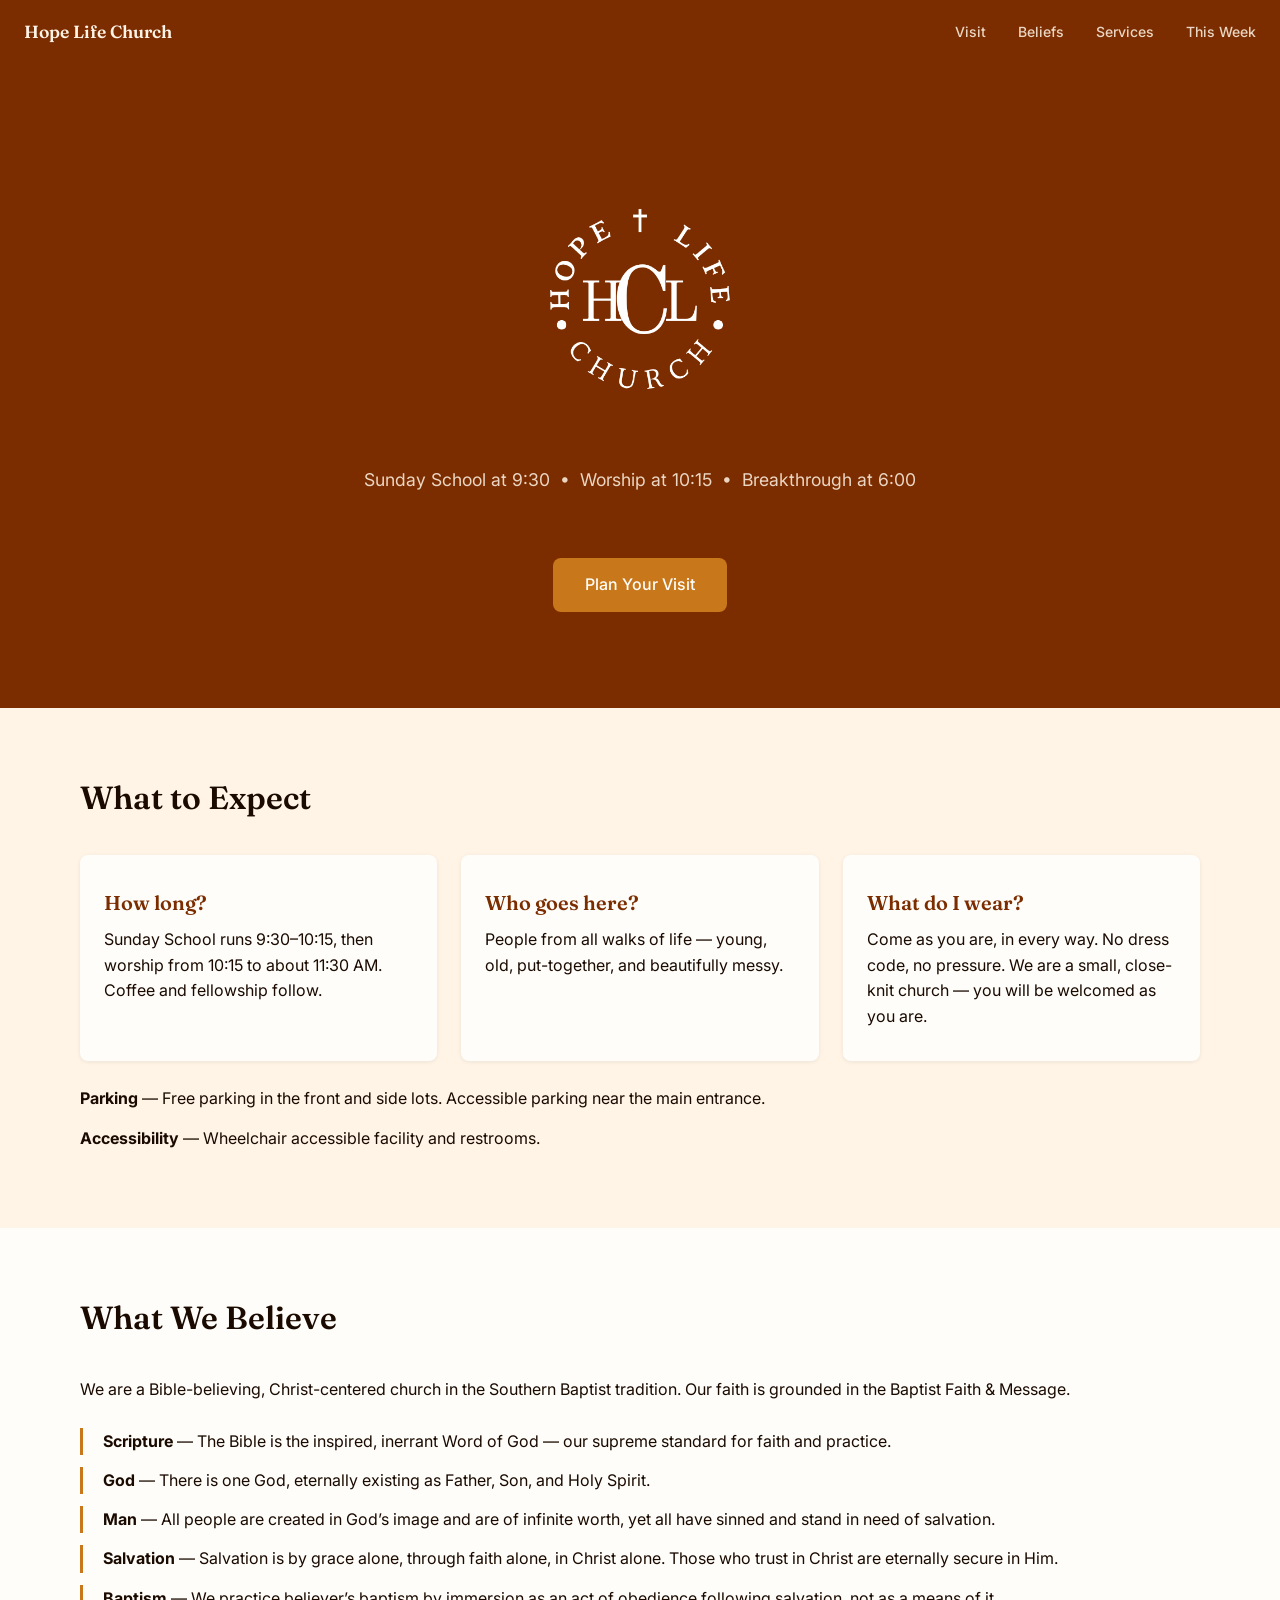
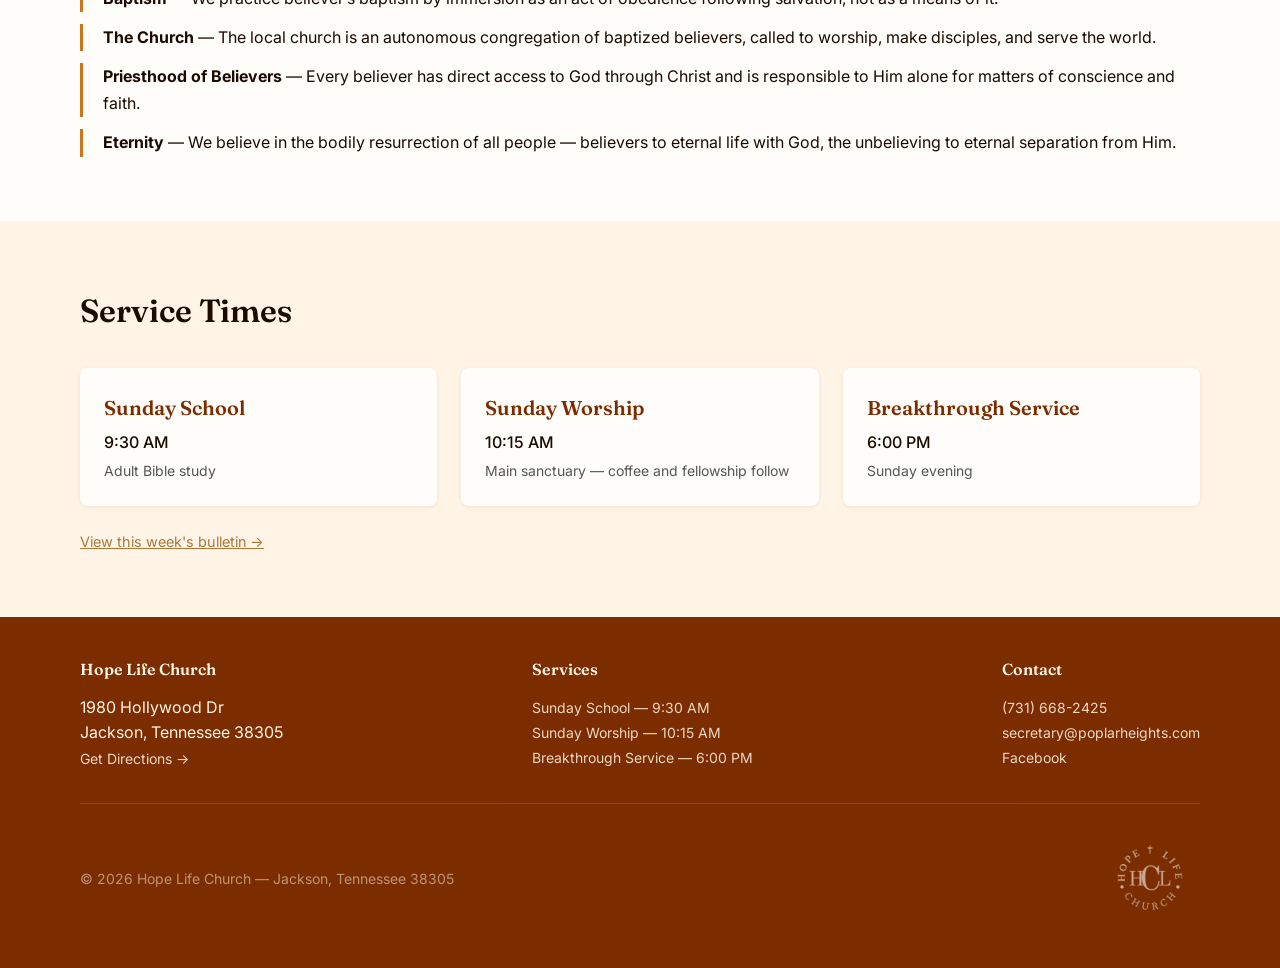
<file: index.html>
<!DOCTYPE html>
<html lang="en">
<head>
    <meta charset="UTF-8">
    <meta name="viewport" content="width=device-width, initial-scale=1.0">
    <title>Hope Life Church | Jackson, TN</title>
    <meta name="description" content="Hope Life Church — a welcoming Southern Baptist congregation at 1980 Hollywood Dr, Jackson, TN. Sundays at 9:30, 10:15, and 6:00.">
    <meta property="og:title" content="Hope Life Church | Jackson, TN">
    <meta property="og:description" content="A warm, close-knit congregation in Jackson, Tennessee 38305. Southern Baptist. Join us Sundays.">
    <meta property="og:type" content="website">
    <meta property="og:url" content="https://hopelifechurch.com/">
    <meta property="og:site_name" content="Hope Life Church">
    <link rel="canonical" href="https://hopelifechurch.com/">
    <link rel="sitemap" type="application/xml" href="/sitemap.xml">
    <link rel="preconnect" href="https://fonts.googleapis.com">
    <link rel="preconnect" href="https://fonts.gstatic.com" crossorigin>
    <link href="https://fonts.googleapis.com/css2?family=Fraunces:opsz,wght@9..144,600&family=Inter:wght@400;500&display=swap" rel="stylesheet">
    <link rel="stylesheet" href="/shared.css">
    <script type="application/ld+json">
    {
      "@context": "https://schema.org",
      "@type": "Church",
      "name": "Hope Life Church",
      "address": {
        "@type": "PostalAddress",
        "streetAddress": "1980 Hollywood Dr",
        "addressLocality": "Jackson",
        "addressRegion": "TN",
        "postalCode": "38305",
        "addressCountry": "US"
      },
      "telephone": "+1-731-668-2425",
      "email": "secretary@poplarheights.com",
      "sameAs": "https://www.facebook.com/hopelifejackson/"
    }
    </script>
    <style>
        /* ── NAV ── */

        .site-nav {
            position: sticky;
            top: 0;
            z-index: 100;
            background-color: var(--evergreen);
            padding: 0 1.5rem;
            display: flex;
            align-items: center;
            justify-content: space-between;
            height: 64px;
        }

        .church-name {
            font-family: 'Fraunces', Georgia, serif;
            font-size: 1.1rem;
            font-weight: 600;
            color: var(--sand);
            text-decoration: none;
        }

        .nav-links {
            display: flex;
            align-items: center;
            gap: 2rem;
            list-style: none;
        }

        .nav-links a {
            color: var(--sand);
            text-decoration: none;
            font-size: 0.875rem;
            font-weight: 500;
            opacity: 0.85;
            transition: opacity 0.2s;
        }

        .nav-links a:hover { opacity: 1; }

.menu-toggle {
            display: none;
            background: none;
            border: none;
            cursor: pointer;
            color: var(--sand);
            font-size: 1.5rem;
            line-height: 1;
            padding: 0.25rem;
        }

        /* ── HERO ── */

        .hero {
            background-color: var(--evergreen);
            color: var(--sand);
            padding: 96px 1.5rem;
            text-align: center;
        }

        .hero h1 {
            font-family: 'Fraunces', Georgia, serif;
            font-size: 3rem;
            font-weight: 600;
            line-height: 1.15;
            margin-bottom: 1rem;
        }

        .hero .subtitle {
            font-size: 1.1rem;
            opacity: 0.85;
            margin-bottom: 0.5rem;
        }

        /* ── SHARED ── */

        .section-inner {
            max-width: 1120px;
            margin: 0 auto;
        }

        .section-heading {
            font-family: 'Fraunces', Georgia, serif;
            font-size: 2rem;
            font-weight: 600;
            color: var(--ink);
            margin-bottom: 2rem;
        }

        /* ── WHAT TO EXPECT ── */

        .section-expect {
            background-color: var(--sand);
            padding: 64px 1.5rem;
        }

        .expect-grid {
            display: grid;
            grid-template-columns: repeat(auto-fit, minmax(220px, 1fr));
            gap: 1.5rem;
        }

        .expect-card {
            background-color: var(--paper);
            border-radius: 8px;
            padding: 2rem 1.5rem;
            box-shadow: 0 1px 4px rgba(27,42,38,0.08);
        }

        .expect-card h3 {
            font-family: 'Fraunces', Georgia, serif;
            font-size: 1.25rem;
            font-weight: 600;
            color: var(--evergreen);
            margin-bottom: 0.5rem;
        }

        .expect-notes {
            margin-top: 1.5rem;
        }

        .expect-notes p {
            line-height: 1.7;
            margin-bottom: 0.75rem;
        }

        /* ── BELIEFS ── */

        .section-beliefs {
            background-color: var(--paper);
            padding: 64px 1.5rem;
        }

        .beliefs-intro {
            margin-bottom: 1.5rem;
            line-height: 1.8;
        }

        .beliefs-list {
            list-style: none;
            display: grid;
            gap: 0.75rem;
        }

        .beliefs-list li {
            padding-left: 1.25rem;
            border-left: 3px solid var(--brass);
            line-height: 1.7;
        }

        /* ── SERVICES ── */

        .section-services {
            background-color: var(--sand);
            padding: 64px 1.5rem;
        }

        .services-grid {
            display: grid;
            grid-template-columns: repeat(auto-fit, minmax(180px, 1fr));
            gap: 1.5rem;
            margin-bottom: 1.5rem;
        }

        .service-card {
            background-color: var(--paper);
            border-radius: 8px;
            padding: 1.5rem;
            box-shadow: 0 1px 4px rgba(27,42,38,0.08);
        }

        .service-card h3 {
            font-family: 'Fraunces', Georgia, serif;
            font-size: 1.25rem;
            font-weight: 600;
            color: var(--evergreen);
            margin-bottom: 0.4rem;
        }

        .service-card .time {
            font-size: 1rem;
            font-weight: 500;
            color: var(--ink);
            margin-bottom: 0.25rem;
        }

        .service-card .note {
            font-size: 0.875rem;
            color: #555;
        }

        .services-footnote {
            font-size: 0.9rem;
            opacity: 0.75;
        }

        /* ── LOCATION ── */

        .section-location {
            background-color: var(--paper);
            padding: 64px 1.5rem;
        }

        .location-grid {
            display: grid;
            grid-template-columns: 1fr 1fr;
            gap: 2.5rem;
        }

        .contact-details p,
        .visit-details p {
            margin-bottom: 0.75rem;
            line-height: 1.7;
        }

        .contact-details a {
            color: var(--brass-dark);
            text-decoration: none;
        }

        .contact-details a:hover { text-decoration: underline; }

        /* ── FOOTER ── */

        footer {
            background-color: var(--evergreen);
            color: var(--sand);
            padding: 40px 1.5rem;
        }

        .footer-inner {
            max-width: 1120px;
            margin: 0 auto;
            display: flex;
            flex-wrap: wrap;
            gap: 2rem;
            justify-content: space-between;
        }

        footer h4 {
            font-family: 'Fraunces', Georgia, serif;
            font-size: 1rem;
            font-weight: 600;
            margin-bottom: 0.75rem;
        }

        footer p,
        footer a {
            font-size: 0.875rem;
            line-height: 1.8;
            opacity: 0.85;
            color: var(--sand);
            text-decoration: none;
            display: block;
        }

        footer a:hover {
            opacity: 1;
            text-decoration: underline;
        }

        .footer-copy {
            max-width: 1120px;
            margin: 2rem auto 0;
            padding-top: 1.5rem;
            border-top: 1px solid rgba(243,238,227,0.2);
            font-size: 0.8rem;
            opacity: 0.6;
        }

        /* ── RESPONSIVE ── */

        @media (max-width: 768px) {
            .nav-links {
                display: none;
                position: absolute;
                top: 64px;
                left: 0;
                right: 0;
                background-color: var(--evergreen);
                flex-direction: column;
                align-items: flex-start;
                padding: 1rem 1.5rem 1.5rem;
                gap: 1rem;
                border-top: 1px solid rgba(243,238,227,0.15);
            }

            .nav-links.open { display: flex; }

            .menu-toggle { display: block; }

            .hero h1 { font-size: 2rem; }

            .hero { padding: 64px 1.5rem; }

            .location-grid { grid-template-columns: 1fr; }
        }

    </style>
</head>
<body>

    <!-- NAV -->
    <nav class="site-nav" aria-label="Main navigation">
        <a href="#" class="church-name">Hope Life Church</a>
        <button class="menu-toggle" aria-label="Toggle menu" aria-expanded="false">&#9776;</button>
        <ul class="nav-links" id="nav-links">
            <li><a href="#expect">Visit</a></li>
            <li><a href="#beliefs">Beliefs</a></li>
            <li><a href="#services">Services</a></li>
            <li><a href="https://inthebulletin.com/b/hopelife" target="_blank" rel="noopener">This Week</a></li>
        </ul>
    </nav>

    <!-- HERO -->
    <section class="hero" aria-label="Welcome">
        <div class="section-inner">
            <h1>
                <img src="images/hlc-logo.png" alt="Hope Life Church" style="max-width: 280px; width: 100%; mix-blend-mode: screen;">
            </h1>
            <p class="subtitle">Sunday School at 9:30 &nbsp;&bull;&nbsp; Worship at 10:15 &nbsp;&bull;&nbsp; Breakthrough at 6:00</p>
            <p style="margin-top: 2rem;"><a href="#expect" class="btn-primary">Plan Your Visit</a></p>
        </div>
    </section>

    <!-- WHAT TO EXPECT -->
    <section class="section-expect" id="expect" aria-labelledby="expect-heading">
        <div class="section-inner">
            <h2 class="section-heading" id="expect-heading">What to Expect</h2>
            <div class="expect-grid">
                <div class="expect-card">
                    <h3>How long?</h3>
                    <p>Sunday School runs 9:30&ndash;10:15, then worship from 10:15 to about 11:30 AM. Coffee and fellowship follow.</p>
                </div>
                <div class="expect-card">
                    <h3>Who goes here?</h3>
                    <p>People from all walks of life &mdash; young, old, put-together, and beautifully messy.</p>
                </div>
                <div class="expect-card">
                    <h3>What do I wear?</h3>
                    <p>Come as you are, in every way. No dress code, no pressure. We are a small, close-knit church &mdash; you will be welcomed as you are.</p>
                </div>
            </div>
            <div class="expect-notes">
                <p><strong>Parking</strong> &mdash; Free parking in the front and side lots. Accessible parking near the main entrance.</p>
                <p><strong>Accessibility</strong> &mdash; Wheelchair accessible facility and restrooms.</p>
            </div>
        </div>
    </section>

    <!-- BELIEFS -->
    <section class="section-beliefs" id="beliefs" aria-labelledby="beliefs-heading">
        <div class="section-inner">
            <h2 class="section-heading" id="beliefs-heading">What We Believe</h2>
            <p class="beliefs-intro">We are a Bible-believing, Christ-centered church in the Southern Baptist tradition. Our faith is grounded in the Baptist Faith &amp; Message.</p>
            <ul class="beliefs-list">
                <li><strong>Scripture</strong> &mdash; The Bible is the inspired, inerrant Word of God &mdash; our supreme standard for faith and practice.</li>
                <li><strong>God</strong> &mdash; There is one God, eternally existing as Father, Son, and Holy Spirit.</li>
                <li><strong>Man</strong> &mdash; All people are created in God&rsquo;s image and are of infinite worth, yet all have sinned and stand in need of salvation.</li>
                <li><strong>Salvation</strong> &mdash; Salvation is by grace alone, through faith alone, in Christ alone. Those who trust in Christ are eternally secure in Him.</li>
                <li><strong>Baptism</strong> &mdash; We practice believer&rsquo;s baptism by immersion as an act of obedience following salvation, not as a means of it.</li>
                <li><strong>The Church</strong> &mdash; The local church is an autonomous congregation of baptized believers, called to worship, make disciples, and serve the world.</li>
                <li><strong>Priesthood of Believers</strong> &mdash; Every believer has direct access to God through Christ and is responsible to Him alone for matters of conscience and faith.</li>
                <li><strong>Eternity</strong> &mdash; We believe in the bodily resurrection of all people &mdash; believers to eternal life with God, the unbelieving to eternal separation from Him.</li>
            </ul>
        </div>
    </section>

    <!-- SERVICES -->
    <section class="section-services" id="services" aria-labelledby="services-heading">
        <div class="section-inner">
            <h2 class="section-heading" id="services-heading">Service Times</h2>
            <div class="services-grid">
                <div class="service-card">
                    <h3>Sunday School</h3>
                    <p class="time">9:30 AM</p>
                    <p class="note">Adult Bible study</p>
                </div>
                <div class="service-card">
                    <h3>Sunday Worship</h3>
                    <p class="time">10:15 AM</p>
                    <p class="note">Main sanctuary &mdash; coffee and fellowship follow</p>
                </div>
                <div class="service-card">
                    <h3>Breakthrough Service</h3>
                    <p class="time">6:00 PM</p>
                    <p class="note">Sunday evening</p>
                </div>
            </div>
            <p class="services-footnote">
                <a href="https://inthebulletin.com/b/hopelife" target="_blank" rel="noopener" style="color: var(--brass-dark);">View this week's bulletin &rarr;</a>
            </p>
        </div>
    </section>

    <!-- FOOTER -->
    <footer>
        <div class="footer-inner">
            <div>
                <h4>Hope Life Church</h4>
                <address style="font-style: normal;">
                    1980 Hollywood Dr<br>Jackson, Tennessee 38305
                </address>
                <a href="https://www.google.com/maps/place/Hope+Life+Church/@35.6487942,-88.867487,17z/data=!4m15!1m8!3m7!1s0x887ea4001cfedf4b:0x6527b5011e4067a1!2s1980+Hollywood+Dr,+Jackson,+TN+38305!3b1!8m2!3d35.6487942!4d-88.8649121!16s%2Fg%2F11b8v6kfdg!3m5!1s0x887ea6aaa61eb89f:0xfc27502957b8cc0c!8m2!3d35.6489898!4d-88.8649193!16s%2Fg%2F1v3lqqj9?entry=ttu&g_ep=EgoyMDI2MDcwOC4wIKXMDSoASAFQAw%3D%3D" target="_blank" rel="noopener">Get Directions &rarr;</a>
            </div>
            <div>
                <h4>Services</h4>
                <p>Sunday School &mdash; 9:30 AM</p>
                <p>Sunday Worship &mdash; 10:15 AM</p>
                <p>Breakthrough Service &mdash; 6:00 PM</p>
            </div>
            <div>
                <h4>Contact</h4>
                <a href="tel:+17316682425">(731) 668-2425</a>
                <a href="mailto:secretary@poplarheights.com">secretary@poplarheights.com</a>
                <a href="https://www.facebook.com/hopelifejackson/" target="_blank" rel="noopener">Facebook</a>
            </div>
        </div>
        <div class="footer-copy" style="display:flex; align-items:center; justify-content:space-between;">
            <p>&copy; 2026 Hope Life Church &mdash; Jackson, Tennessee 38305</p>
            <img src="images/hlc-logo.png" alt="Hope Life Church" style="height: 100px; mix-blend-mode: screen;">
        </div>
    </footer>

    <script>
        const toggle = document.querySelector('.menu-toggle');
        const links = document.getElementById('nav-links');
        toggle.addEventListener('click', () => {
            const open = links.classList.toggle('open');
            toggle.setAttribute('aria-expanded', String(open));
        });
    </script>

</body>
</html>
</file>
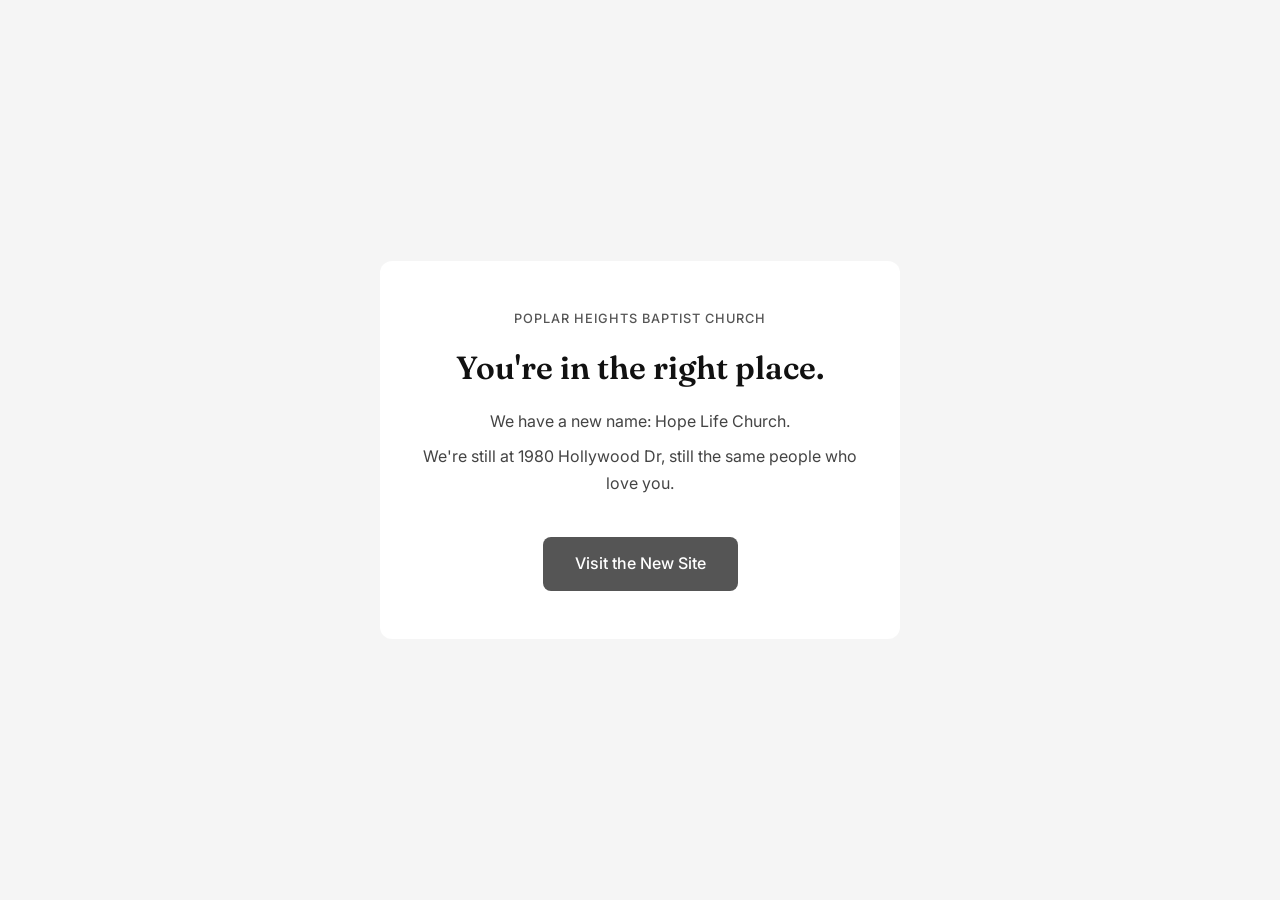
<file: poplar-heights.html>
<!DOCTYPE html>
<html lang="en">
<head>
    <meta charset="UTF-8">
    <meta name="viewport" content="width=device-width, initial-scale=1.0">
    <title>We Have a New Name | Hope Life Church</title>
    <meta name="robots" content="noindex, nofollow">
    <link rel="preconnect" href="https://fonts.googleapis.com">
    <link rel="preconnect" href="https://fonts.gstatic.com" crossorigin>
    <link href="https://fonts.googleapis.com/css2?family=Fraunces:opsz,wght@9..144,600&family=Inter:wght@400;500&display=swap" rel="stylesheet">
    <style>
        :root {
            --ink:        #111111;
            --evergreen:  #1a1a1a;
            --sand:       #f5f5f5;
            --paper:      #ffffff;
            --brass:      #555555;
            --brass-dark: #222222;
        }

        *, *::before, *::after {
            margin: 0;
            padding: 0;
            box-sizing: border-box;
        }

        body {
            font-family: 'Inter', system-ui, sans-serif;
            font-size: 1rem;
            line-height: 1.6;
            color: var(--ink);
            background-color: var(--sand);
            min-height: 100vh;
            display: flex;
            align-items: center;
            justify-content: center;
            padding: 2rem 1.5rem;
        }

        .card {
            background: var(--paper);
            border-radius: 12px;
            padding: 3rem 2.5rem;
            max-width: 520px;
            width: 100%;
            text-align: center;
        }

        .eyebrow {
            font-size: 0.8rem;
            font-weight: 500;
            letter-spacing: 0.08em;
            text-transform: uppercase;
            color: var(--brass);
            margin-bottom: 1.25rem;
        }

        h1 {
            font-family: 'Fraunces', Georgia, serif;
            font-size: 2rem;
            font-weight: 600;
            line-height: 1.2;
            margin-bottom: 1.25rem;
        }

        .body-text {
            color: #444;
            font-size: 1rem;
            line-height: 1.7;
            margin-bottom: 0.5rem;
        }

        .btn-primary {
            display: inline-block;
            background-color: var(--brass);
            color: var(--paper);
            padding: 0.875rem 2rem;
            border-radius: 8px;
            font-size: 1rem;
            font-weight: 500;
            text-decoration: none;
            margin-top: 2rem;
            transition: background-color 0.2s;
        }

        .btn-primary:hover { background-color: var(--brass-dark); }

        @media (max-width: 480px) {
            .card { padding: 2rem 1.5rem; }
            h1 { font-size: 1.6rem; }
        }
    </style>
</head>
<body>
    <div class="card">
        <p class="eyebrow">Poplar Heights Baptist Church</p>
        <h1>You're in the right place.</h1>
        <p class="body-text">We have a new name: Hope Life Church.</p>
        <p class="body-text">We're still at 1980 Hollywood Dr, still the same people who love you.</p>
        <a href="/" class="btn-primary">Visit the New Site</a>
    </div>
</body>
</html>
</file>
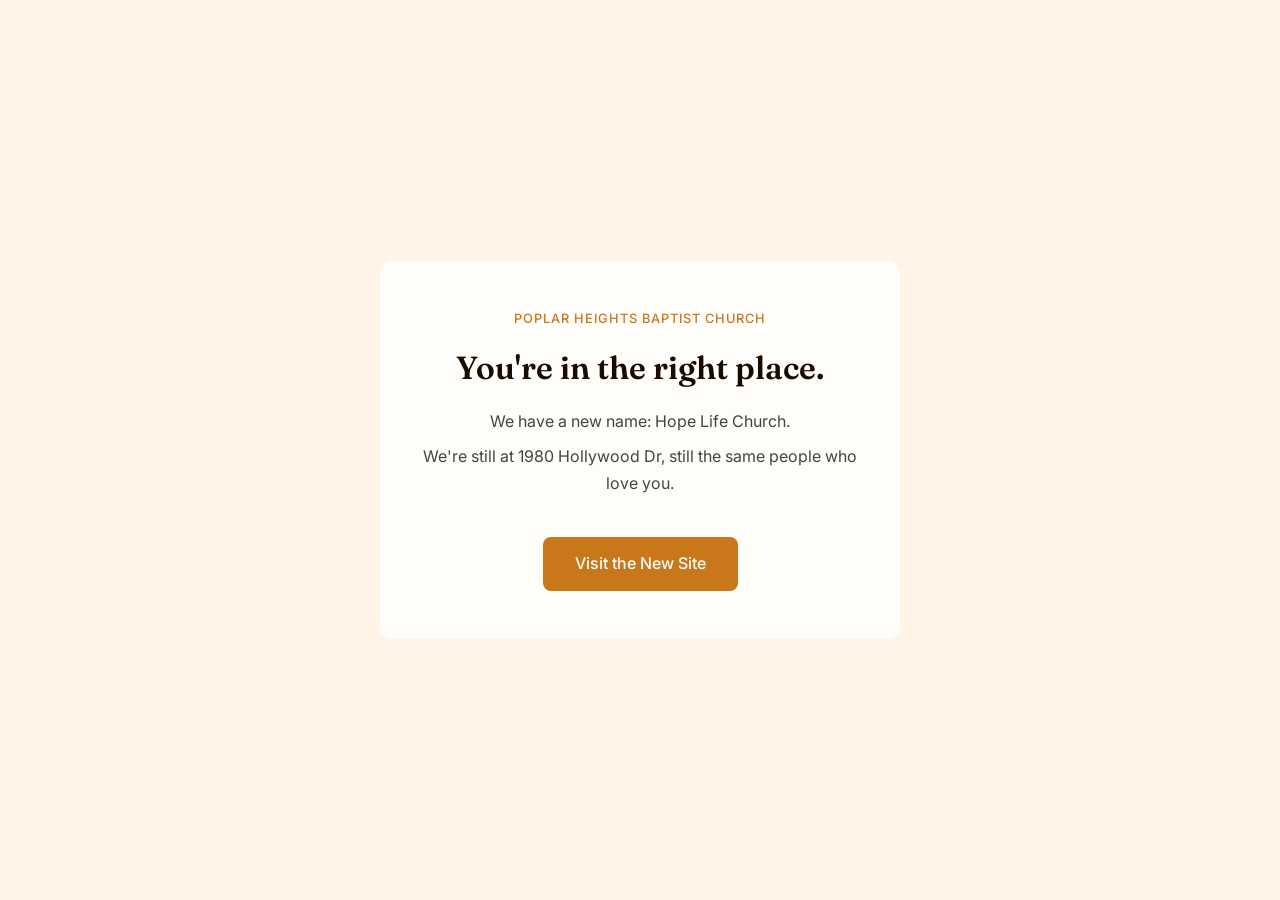
<file: poplarheights.html>
<!DOCTYPE html>
<html lang="en">
<head>
    <meta charset="UTF-8">
    <meta name="viewport" content="width=device-width, initial-scale=1.0">
    <title>We Have a New Name | Hope Life Church</title>
    <meta name="robots" content="noindex, nofollow">
    <link rel="preconnect" href="https://fonts.googleapis.com">
    <link rel="preconnect" href="https://fonts.gstatic.com" crossorigin>
    <link href="https://fonts.googleapis.com/css2?family=Fraunces:opsz,wght@9..144,600&family=Inter:wght@400;500&display=swap" rel="stylesheet">
    <link rel="stylesheet" href="/shared.css">
    <link rel="stylesheet" href="/card-page.css">
</head>
<body>
    <div class="card">
        <p class="eyebrow">Poplar Heights Baptist Church</p>
        <h1>You're in the right place.</h1>
        <p class="body-text">We have a new name: Hope Life Church.</p>
        <p class="body-text">We're still at 1980 Hollywood Dr, still the same people who love you.</p>
        <a href="/" class="btn-primary">Visit the New Site</a>
    </div>
</body>
</html>
</file>
<file: shared.css>
:root {
    --ink:        #1A0A00;
    --evergreen:  #7B2D00;
    --sand:       #FFF4E6;
    --paper:      #FFFDF9;
    --brass:      #C8781A;
    --brass-dark: #8F4E00;
}

*, *::before, *::after {
    margin: 0;
    padding: 0;
    box-sizing: border-box;
}

html { scroll-behavior: smooth; }

@media (prefers-reduced-motion: reduce) {
    html { scroll-behavior: auto; }
}

body {
    font-family: 'Inter', system-ui, sans-serif;
    font-size: 1rem;
    line-height: 1.6;
    color: var(--ink);
    background-color: var(--sand);
}

.btn-primary {
    display: inline-block;
    background-color: var(--brass);
    color: var(--paper);
    padding: 0.875rem 2rem;
    border-radius: 8px;
    font-size: 1rem;
    font-weight: 500;
    text-decoration: none;
    margin-top: 2rem;
    transition: background-color 0.2s;
}

.btn-primary:hover { background-color: var(--brass-dark); }
</file>
<file: card-page.css>
body {
    min-height: 100vh;
    display: flex;
    align-items: center;
    justify-content: center;
    padding: 2rem 1.5rem;
}

.card {
    background: var(--paper);
    border-radius: 12px;
    padding: 3rem 2.5rem;
    max-width: 520px;
    width: 100%;
    text-align: center;
}

.eyebrow {
    font-size: 0.8rem;
    font-weight: 500;
    letter-spacing: 0.08em;
    text-transform: uppercase;
    color: var(--brass);
    margin-bottom: 1.25rem;
}

h1 {
    font-family: 'Fraunces', Georgia, serif;
    font-size: 2rem;
    font-weight: 600;
    line-height: 1.2;
    margin-bottom: 1.25rem;
}

.body-text {
    color: #444;
    font-size: 1rem;
    line-height: 1.7;
    margin-bottom: 0.5rem;
}

@media (max-width: 480px) {
    .card { padding: 2rem 1.5rem; }
    h1 { font-size: 1.6rem; }
}
</file>
